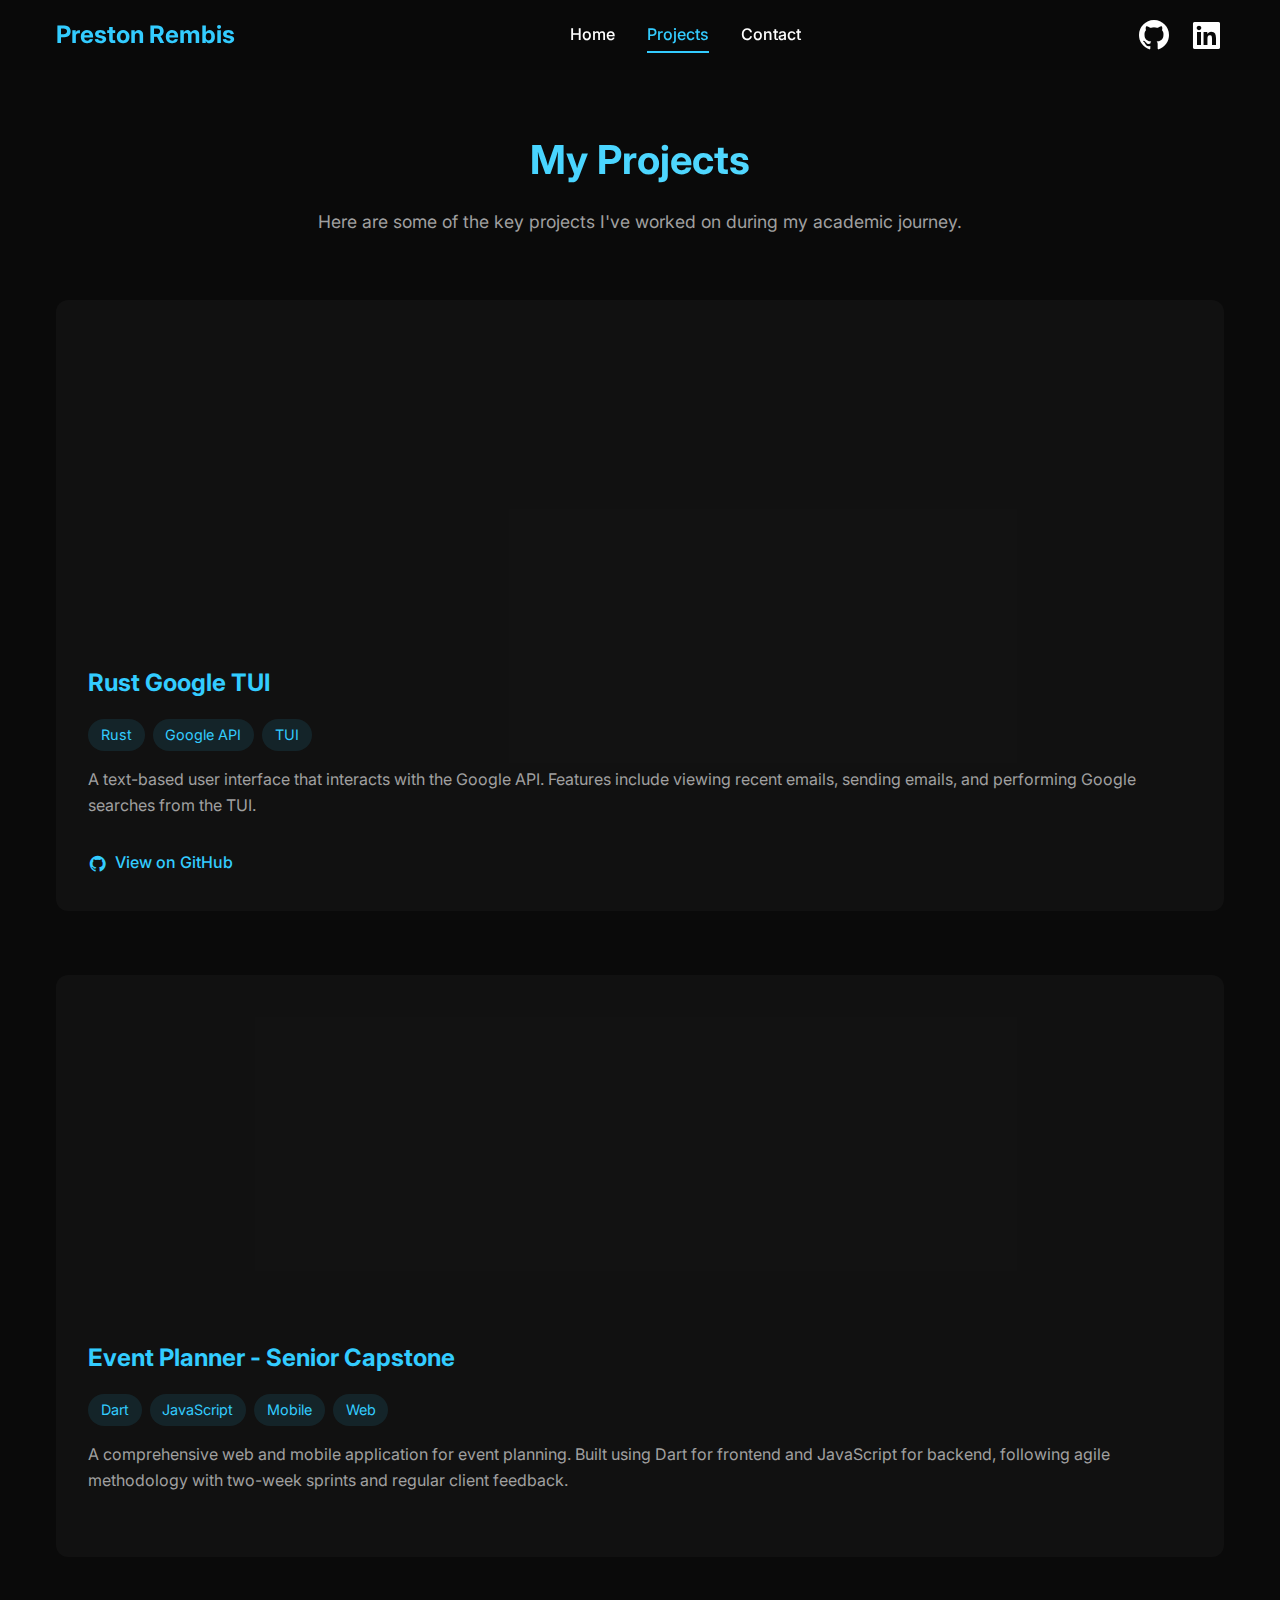
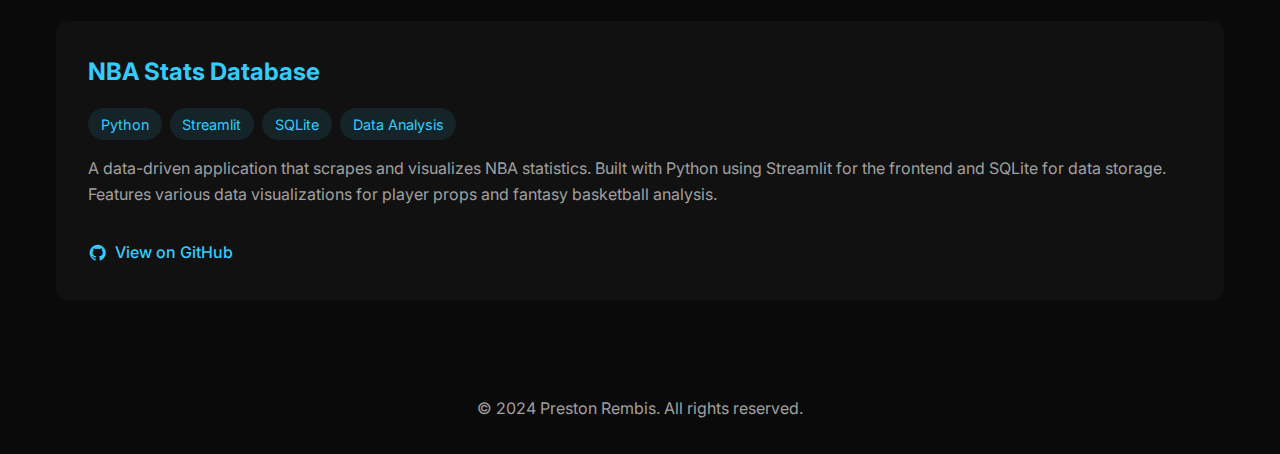
<file: about.html>
<!DOCTYPE html>
<html lang="en">
<head>
    <meta charset="UTF-8">
    <meta http-equiv="X-UA-Compatible" content="IE=edge">
    <meta name="viewport" content="width=device-width, initial-scale=1.0">
    <title>Projects | Preston Rembis</title>
    <link rel="icon" type="image/x-icon" href="/images/PersonalLogo6.png">
    <link href='https://unpkg.com/boxicons@2.1.4/css/boxicons.min.css' rel='stylesheet'>
    <link rel="stylesheet" href="style.css">
</head>
<body>
    <header class="header">
        <div class="container header-content">
            <h1 class="logo">Preston Rembis</h1>
            <nav class="navbar">
                <a href="index.html">Home</a>
                <a href="about.html" class="active">Projects</a>
                <a href="contact.html">Contact</a>
            </nav>
            <div class="social-media">
                <a href="https://github.com/PrestonRembis"><i class='bx bxl-github'></i></a>
                <a href="https://www.linkedin.com/in/prestonrembis/"><i class='bx bxl-linkedin-square'></i></a>
            </div>
        </div>
    </header>

    <main class="projects-page">
        <div class="container">
            <section class="page-header">
                <h2>My Projects</h2>
                <p>Here are some of the key projects I've worked on during my academic journey.</p>
            </section>

            <section class="projects-grid">
                <article class="project-card">
                    <div class="project-content">
                        <div class="project-media">
                            <iframe width="100%" height="300" src="https://www.youtube-nocookie.com/embed/eIHSa6LCO44?si=Df28eVxyPDWUNeQt" title="YouTube video player" frameborder="0" allowfullscreen></iframe>
                        </div>
                        <div class="project-info">
                            <h3>Rust Google TUI</h3>
                            <div class="project-tags">
                                <span class="tag">Rust</span>
                                <span class="tag">Google API</span>
                                <span class="tag">TUI</span>
                            </div>
                            <p>A text-based user interface that interacts with the Google API. Features include viewing recent emails, sending emails, and performing Google searches from the TUI.</p>
                            <a href="https://github.com/PrestonRembis/RustBlackBoardTUI" class="project-link">
                                <i class='bx bxl-github'></i> View on GitHub
                            </a>
                        </div>
                    </div>
                </article>

                <article class="project-card">
                    <div class="project-content">
                        <div class="project-media">
                            <iframe width="100%" height="300" src="https://www.youtube.com/embed/EqZbq0ZaXy8?si=J2bMmrnpYUTiPBGc" title="YouTube video player" frameborder="0" allowfullscreen></iframe>
                        </div>
                        <div class="project-info">
                            <h3>Event Planner - Senior Capstone</h3>
                            <div class="project-tags">
                                <span class="tag">Dart</span>
                                <span class="tag">JavaScript</span>
                                <span class="tag">Mobile</span>
                                <span class="tag">Web</span>
                            </div>
                            <p>A comprehensive web and mobile application for event planning. Built using Dart for frontend and JavaScript for backend, following agile methodology with two-week sprints and regular client feedback.</p>
                        </div>
                    </div>
                </article>

                <article class="project-card">
                    <div class="project-content">
                        <div class="project-info">
                            <h3>NBA Stats Database</h3>
                            <div class="project-tags">
                                <span class="tag">Python</span>
                                <span class="tag">Streamlit</span>
                                <span class="tag">SQLite</span>
                                <span class="tag">Data Analysis</span>
                            </div>
                            <p>A data-driven application that scrapes and visualizes NBA statistics. Built with Python using Streamlit for the frontend and SQLite for data storage. Features various data visualizations for player props and fantasy basketball analysis.</p>
                            <a href="https://github.com/PrestonRembis/nba-database-project" class="project-link">
                                <i class='bx bxl-github'></i> View on GitHub
                            </a>
                        </div>
                    </div>
                </article>
            </section>
        </div>
    </main>

    <footer>
        <div class="container">
            <p>&copy; 2024 Preston Rembis. All rights reserved.</p>
        </div>
    </footer>

    <script src="script.js"></script>
</body>
</html>
</file>
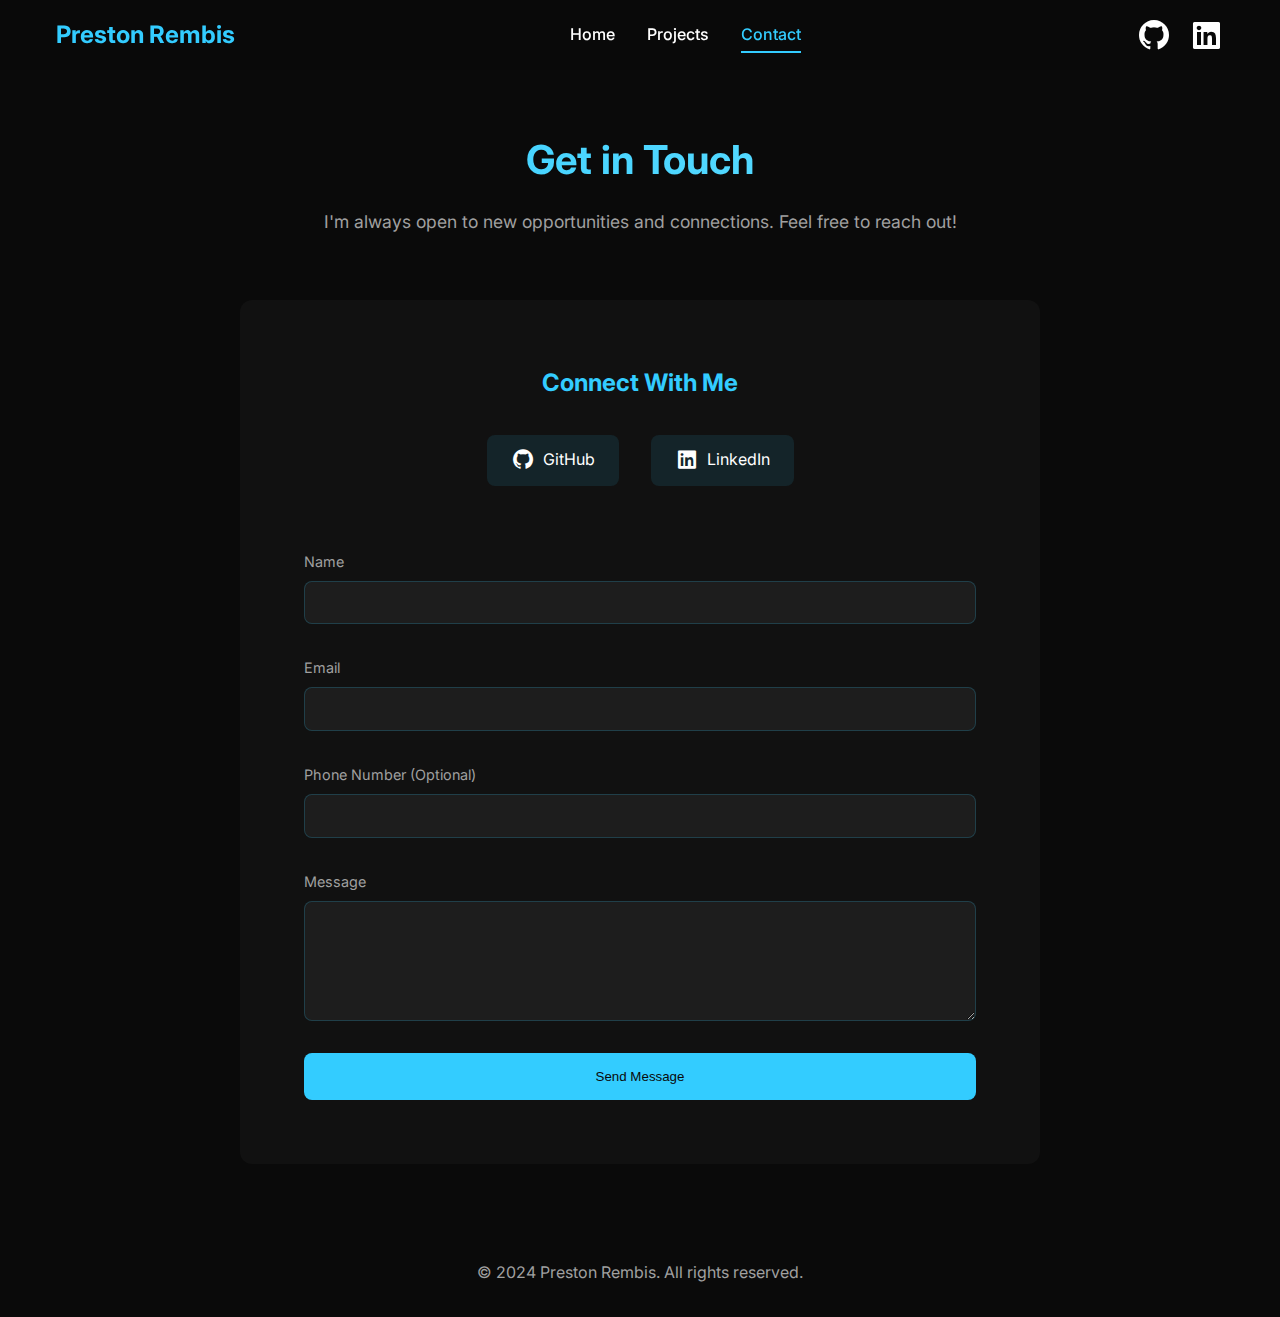
<file: contact.html>
<!DOCTYPE html>
<html lang="en">
<head>
    <meta charset="UTF-8">
    <meta http-equiv="X-UA-Compatible" content="IE=edge">
    <meta name="viewport" content="width=device-width, initial-scale=1.0">
    <title>Contact | Preston Rembis</title>
    <link rel="icon" type="image/x-icon" href="/images/PersonalLogo6.png">
    <link href='https://unpkg.com/boxicons@2.1.4/css/boxicons.min.css' rel='stylesheet'>
    <link rel="stylesheet" href="style.css">
</head>
<body>
    <header class="header">
        <div class="container header-content">
            <h1 class="logo">Preston Rembis</h1>
            <nav class="navbar">
                <a href="index.html">Home</a>
                <a href="about.html">Projects</a>
                <a href="contact.html" class="active">Contact</a>
            </nav>
            <div class="social-media">
                <a href="https://github.com/PrestonRembis"><i class='bx bxl-github'></i></a>
                <a href="https://www.linkedin.com/in/prestonrembis/"><i class='bx bxl-linkedin-square'></i></a>
            </div>
        </div>
    </header>

    <main class="contact-page">
        <div class="container">
            <section class="page-header">
                <h2>Get in Touch</h2>
                <p>I'm always open to new opportunities and connections. Feel free to reach out!</p>
            </section>

            <section class="contact-section">
                <div class="contact-container">
                    <div class="contact-info">
                        <h3>Connect With Me</h3>
                        <div class="contact-links">
                            <a href="https://github.com/PrestonRembis" class="contact-link">
                                <i class='bx bxl-github'></i>
                                <span>GitHub</span>
                            </a>
                            <a href="https://www.linkedin.com/in/prestonrembis/" class="contact-link">
                                <i class='bx bxl-linkedin-square'></i>
                                <span>LinkedIn</span>
                            </a>
                        </div>
                    </div>

                    <form id="user-form" class="contact-form" action="https://formspree.io/f/xgvejdlb" method="POST">
                        <div class="form-group">
                            <label for="name">Name</label>
                            <input type="text" id="name" name="name" required>
                        </div>
                    
                        <div class="form-group">
                            <label for="email">Email</label>
                            <input type="email" id="email" name="email" required>
                        </div>
                    
                        <div class="form-group">
                            <label for="phone">Phone Number (Optional)</label>
                            <input type="tel" id="phone" name="phone">
                        </div>
                    
                        <div class="form-group">
                            <label for="message">Message</label>
                            <textarea id="message" name="message" rows="5" required></textarea>
                        </div>
                    
                        <button type="submit" class="submit-btn">Send Message</button>
                    </form>                    
                </div>
            </section>
        </div>
    </main>

    <footer>
        <div class="container">
            <p>&copy; 2024 Preston Rembis. All rights reserved.</p>
        </div>
    </footer>

    <script src="script.js"></script>
</body>
</html>
</file>
<file: style.css>
@import url('https://fonts.googleapis.com/css2?family=Inter:wght@400;500;600;700&display=swap');

:root {
    --primary-color: #33ccff;
    --bg-color: #0a0a0a;
    --text-color: #ffffff;
    --text-secondary: #a0a0a0;
    --spacing-sm: 1rem;
    --spacing-md: 2rem;
    --spacing-lg: 4rem;
}

* {
    margin: 0;
    padding: 0;
    box-sizing: border-box;
}

body {
    font-family: 'Inter', sans-serif;
    background-color: var(--bg-color);
    color: var(--text-color);
    line-height: 1.6;
}

.container {
    max-width: 1200px;
    margin: 0 auto;
    padding: 0 var(--spacing-sm);
}

/* Header Styles */
.header {
    background-color: rgba(10, 10, 10, 0.95);
    position: fixed;
    top: 0;
    left: 0;
    right: 0;
    z-index: 1000;
    padding: 1rem 0;
    backdrop-filter: blur(10px);
}

.header-content {
    display: flex;
    justify-content: space-between;
    align-items: center;
}

.logo {
    font-size: 1.5rem;
    font-weight: 700;
    color: var(--primary-color);
}

.navbar {
    display: flex;
    gap: var(--spacing-md);
}

.navbar a {
    color: var(--text-color);
    text-decoration: none;
    font-weight: 500;
    transition: color 0.3s ease;
    position: relative;
}

.navbar a:hover,
.navbar a.active {
    color: var(--primary-color);
}

.navbar a::after {
    content: '';
    position: absolute;
    bottom: -5px;
    left: 0;
    width: 0;
    height: 2px;
    background-color: var(--primary-color);
    transition: width 0.3s ease;
}

.navbar a:hover::after,
.navbar a.active::after {
    width: 100%;
}

.social-media {
    display: flex;
    align-items: center;
    gap: 1rem;
}

.social-media a {
    color: var(--text-color);
    font-size: 36px;
    transition: color 0.3s ease;
    display: flex;
    align-items: center;
    justify-content: center;
    text-decoration: none;  /* Remove underline */
}

.social-media a:hover {
    color: var(--primary-color);
    text-decoration: none;  /* Ensure no underline on hover */
}

.social-media i {
    width: 36px;
    height: 36px;
    display: flex;
    align-items: center;
    justify-content: center;
}

/* Hero Section */
.hero {
    padding: calc(var(--spacing-lg) * 2) 0;
    min-height: 80vh;
    display: flex;
    align-items: center;
}

.hero-content {
    max-width: 800px;
    margin: 0 auto;
    text-align: center;
}

.hero h2 {
    font-size: 3rem;
    margin-bottom: var(--spacing-sm);
    background: linear-gradient(to right, var(--primary-color), #66e0ff);
    -webkit-background-clip: text;
    -webkit-text-fill-color: transparent;
}

.lead {
    font-size: 1.5rem;
    color: var(--text-secondary);
    margin-bottom: var(--spacing-md);
}

.description {
    font-size: 1.1rem;
    margin-bottom: var(--spacing-lg);
}

.cta-buttons {
    display: flex;
    gap: var(--spacing-sm);
    justify-content: center;
}

.btn {
    display: inline-block;
    padding: 0.8rem 1.5rem;
    border-radius: 30px;
    text-decoration: none;
    font-weight: 500;
    transition: all 0.3s ease;
    min-width: 160px; /* Set consistent width */
    text-align: center;
}

.btn-primary {
    background-color: var(--primary-color);
    color: var(--bg-color);
    border: 2px solid var(--primary-color);
}

.btn-secondary {
    background-color: transparent;
    border: 2px solid var(--primary-color);
    color: var(--primary-color);
}

.btn-primary:hover {
    background-color: #66e0ff;
    border-color: #66e0ff;
    transform: translateY(-2px);
}

.btn-secondary:hover {
    background-color: var(--primary-color);
    color: var(--bg-color);
    transform: translateY(-2px);
}
/* Fun Section */
.fun-section {
    padding: var(--spacing-lg) 0;
    background-color: rgba(51, 204, 255, 0.05);
}

.joke-box {
    text-align: center;
    margin-bottom: var(--spacing-lg);
}

.joke-box h3 {
    color: var(--primary-color);
    margin-bottom: var(--spacing-sm);
}

.joke-content {
    font-size: 1.1rem;
    color: var(--text-secondary);
}

.clock-box {
    text-align: center;
    font-size: 1.2rem;
    color: var(--primary-color);
}

/* Footer */
footer {
    padding: var(--spacing-md) 0;
    text-align: center;
    color: var(--text-secondary);
}

/* Responsive Design */
@media (max-width: 768px) {
    .header-content {
        flex-direction: column;
        gap: var(--spacing-sm);
    }

    .navbar {
        margin: var(--spacing-sm) 0;
    }

    .hero h2 {
        font-size: 2rem;
    }

    .lead {
        font-size: 1.2rem;
    }

    .cta-buttons {
        flex-direction: column;
        align-items: center;
    }

    .btn {
        width: 100%;
        max-width: 300px;
        text-align: center;
    }
}

.projects-page {
    padding-top: calc(var(--spacing-lg) * 2);
}

.page-header {
    text-align: center;
    margin-bottom: var(--spacing-lg);
}

.page-header h2 {
    font-size: 2.5rem;
    margin-bottom: var(--spacing-sm);
    background: linear-gradient(to right, var(--primary-color), #66e0ff);
    -webkit-background-clip: text;
    -webkit-text-fill-color: transparent;
}

.page-header p {
    color: var(--text-secondary);
    font-size: 1.1rem;
}

.projects-grid {
    display: grid;
    gap: var(--spacing-lg);
    margin-bottom: var(--spacing-lg);
}

.project-card {
    background: rgba(255, 255, 255, 0.03);
    border-radius: 12px;
    overflow: hidden;
    transition: transform 0.3s ease;
}

.project-card:hover {
    transform: translateY(-5px);
}

.project-content {
    padding: var(--spacing-md);
}

.project-media {
    margin-bottom: var(--spacing-md);
    border-radius: 8px;
    overflow: hidden;
}

.project-media iframe {
    display: block;
    border: none;
}

.project-info h3 {
    font-size: 1.5rem;
    margin-bottom: var(--spacing-sm);
    color: var(--primary-color);
}

.project-tags {
    display: flex;
    flex-wrap: wrap;
    gap: 0.5rem;
    margin-bottom: var(--spacing-sm);
}

.tag {
    background: rgba(51, 204, 255, 0.1);
    color: var(--primary-color);
    padding: 0.3rem 0.8rem;
    border-radius: 20px;
    font-size: 0.9rem;
}

.project-info p {
    color: var(--text-secondary);
    margin-bottom: var(--spacing-md);
    line-height: 1.6;
}

.project-link {
    display: inline-flex;
    align-items: center;
    gap: 0.5rem;
    color: var(--primary-color);
    text-decoration: none;
    font-weight: 500;
    transition: color 0.3s ease;
}

.project-link:hover {
    color: #66e0ff;
}

.project-link i {
    font-size: 1.2rem;
}

@media (max-width: 768px) {
    .projects-page {
        padding-top: var(--spacing-lg);
    }

    .page-header h2 {
        font-size: 2rem;
    }

    .project-content {
        padding: var(--spacing-sm);
    }

    .project-media iframe {
        height: 200px;
    }
}

.contact-page {
    padding-top: calc(var(--spacing-lg) * 2);
}

.contact-section {
    max-width: 800px;
    margin: 0 auto var(--spacing-lg);
}

.contact-container {
    background: rgba(255, 255, 255, 0.03);
    border-radius: 12px;
    padding: var(--spacing-lg);
}

.contact-info {
    text-align: center;
    margin-bottom: var(--spacing-lg);
}

.contact-info h3 {
    color: var(--primary-color);
    font-size: 1.5rem;
    margin-bottom: var(--spacing-md);
}

.contact-links {
    display: flex;
    justify-content: center;
    gap: var(--spacing-md);
}

.contact-link {
    display: flex;
    align-items: center;
    gap: 0.5rem;
    color: var(--text-color);
    text-decoration: none;
    padding: 0.8rem 1.5rem;
    border-radius: 8px;
    background: rgba(51, 204, 255, 0.1);
    transition: all 0.3s ease;
}

.contact-link:hover {
    background: var(--primary-color);
    transform: translateY(-2px);
}

.contact-link i {
    font-size: 1.5rem;
}

.contact-form {
    display: grid;
    gap: var(--spacing-md);
}

.form-group {
    display: flex;
    flex-direction: column;
    gap: 0.5rem;
}

.form-group label {
    color: var(--text-secondary);
    font-size: 0.9rem;
}

.form-group input,
.form-group textarea {
    padding: 0.8rem;
    border-radius: 8px;
    border: 1px solid rgba(51, 204, 255, 0.2);
    background: rgba(255, 255, 255, 0.05);
    color: var(--text-color);
    font-family: inherit;
    transition: all 0.3s ease;
}

.form-group input:focus,
.form-group textarea:focus {
    outline: none;
    border-color: var(--primary-color);
    background: rgba(255, 255, 255, 0.1);
}

.form-group textarea {
    resize: vertical;
    min-height: 120px;
}

.form-message {
    margin-top: var(--spacing-md);
    padding: 1rem;
    border-radius: 8px;
    text-align: center;
    animation: slideIn 0.3s ease;
}

.form-message.success {
    background: rgba(46, 213, 115, 0.1);
    color: #2ed573;
    border: 1px solid rgba(46, 213, 115, 0.2);
}

.form-message.error {
    background: rgba(255, 71, 87, 0.1);
    color: #ff4757;
    border: 1px solid rgba(255, 71, 87, 0.2);
}

@keyframes slideIn {
    from {
        opacity: 0;
        transform: translateY(-10px);
    }
    to {
        opacity: 1;
        transform: translateY(0);
    }
}

/* Disabled button state */
.submit-btn:disabled {
    opacity: 0.7;
    cursor: not-allowed;
}

.submit-btn {
    background: var(--primary-color);
    color: var(--bg-color);
    border: none;
    padding: 1rem 2rem;
    border-radius: 8px;
    font-weight: 500;
    cursor: pointer;
    transition: all 0.3s ease;
}

.submit-btn:hover {
    background: #66e0ff;
    transform: translateY(-2px);
}

@media (max-width: 768px) {
    .contact-container {
        padding: var(--spacing-md);
    }

    .contact-links {
        flex-direction: column;
        align-items: center;
    }

    .contact-link {
        width: 100%;
        justify-content: center;
    }
}
</file>
